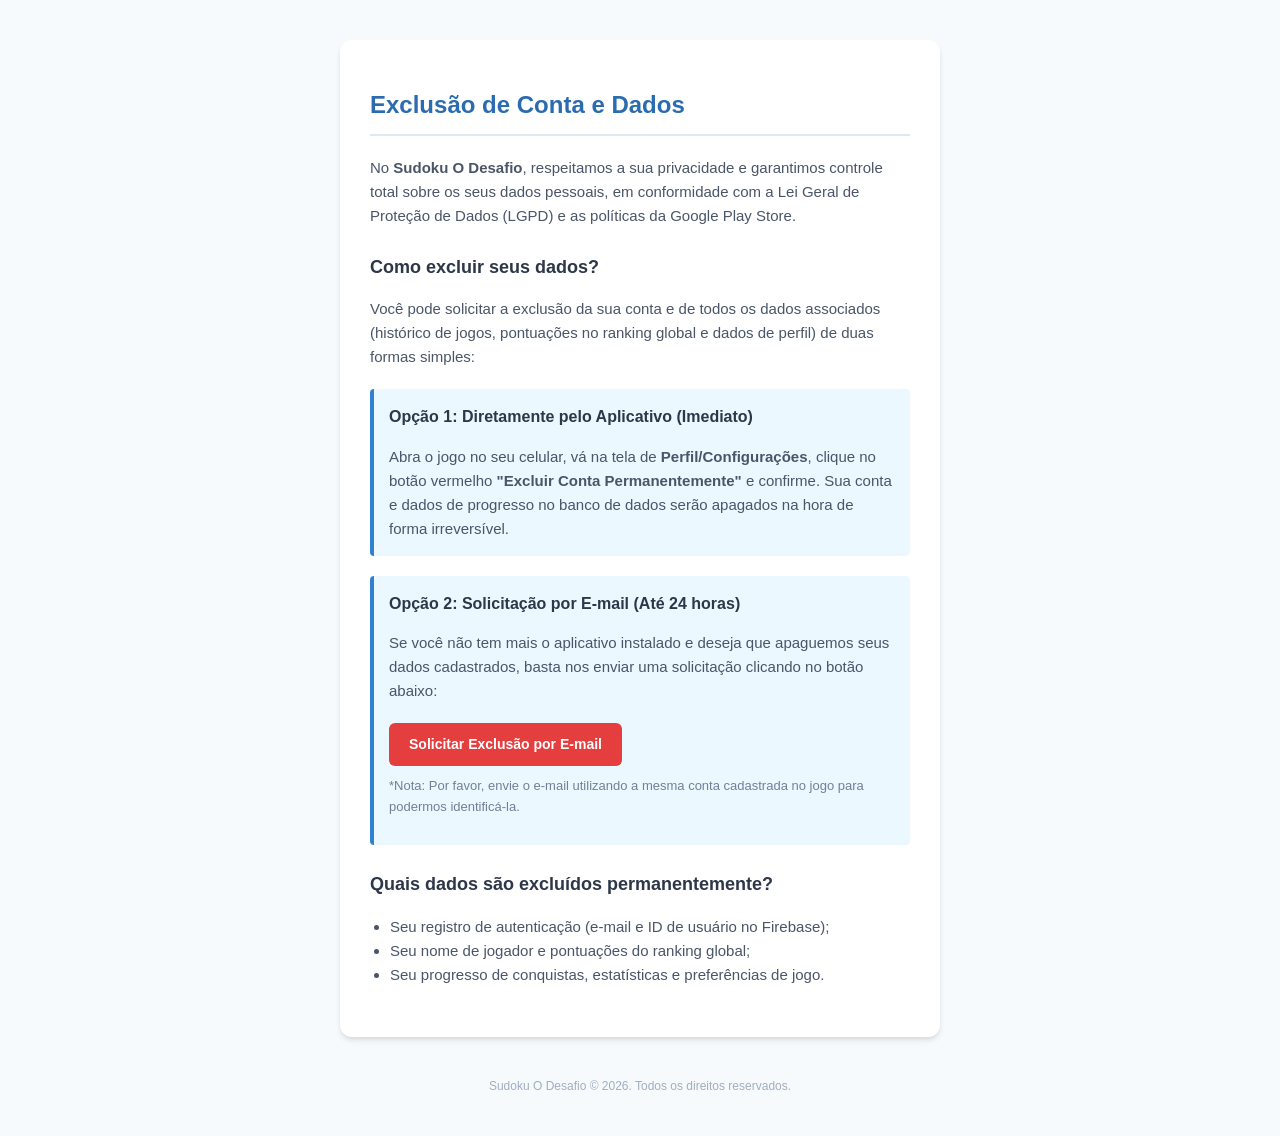
<file: excluir-conta.html>
<!DOCTYPE html>
<html lang="pt-BR">
<head>
    <meta charset="UTF-8">
    <meta name="viewport" content="width=device-width, initial-scale=1.0">
    <title>Exclusão de Conta e Dados - Sudoku O Desafio</title>
    <style>
        body {
            font-family: 'Segoe UI', Tahoma, Geneva, Verdana, sans-serif;
            line-height: 1.6;
            max-width: 600px;
            margin: 0 auto;
            padding: 40px 20px;
            color: #2d3748;
            background-color: #f7fafc;
        }
        .container {
            background: white;
            padding: 30px;
            border-radius: 12px;
            box-shadow: 0 4px 6px -1px rgba(0, 0, 0, 0.1), 0 2px 4px -1px rgba(0, 0, 0, 0.06);
        }
        h1 {
            color: #2b6cb0;
            font-size: 24px;
            margin-bottom: 20px;
            border-bottom: 2px solid #e2e8f0;
            padding-bottom: 10px;
        }
        h2 {
            color: #2d3748;
            font-size: 18px;
            margin-top: 25px;
        }
        p, li {
            font-size: 15px;
            color: #4a5568;
        }
        ul {
            padding-left: 20px;
            margin-bottom: 20px;
        }
        .highlight {
            background-color: #ebf8ff;
            border-left: 4px solid #3182ce;
            padding: 15px;
            border-radius: 4px;
            margin: 20px 0;
        }
        .btn {
            display: inline-block;
            background-color: #e53e3e;
            color: white;
            padding: 10px 20px;
            text-decoration: none;
            border-radius: 6px;
            font-weight: bold;
            font-size: 14px;
            margin-top: 10px;
            transition: background-color 0.2s;
        }
        .btn:hover {
            background-color: #c53030;
        }
        .footer {
            margin-top: 40px;
            text-align: center;
            font-size: 12px;
            color: #a0aec0;
        }
    </style>
</head>
<body>
    <div class="container">
        <h1>Exclusão de Conta e Dados</h1>
        <p>No <strong>Sudoku O Desafio</strong>, respeitamos a sua privacidade e garantimos controle total sobre os seus dados pessoais, em conformidade com a Lei Geral de Proteção de Dados (LGPD) e as políticas da Google Play Store.</p>
        
        <h2>Como excluir seus dados?</h2>
        <p>Você pode solicitar a exclusão da sua conta e de todos os dados associados (histórico de jogos, pontuações no ranking global e dados de perfil) de duas formas simples:</p>

        <div class="highlight">
            <strong>Opção 1: Diretamente pelo Aplicativo (Imediato)</strong>
            <p style="margin-bottom: 0;">Abra o jogo no seu celular, vá na tela de <strong>Perfil/Configurações</strong>, clique no botão vermelho <strong>"Excluir Conta Permanentemente"</strong> e confirme. Sua conta e dados de progresso no banco de dados serão apagados na hora de forma irreversível.</p>
        </div>

        <div class="highlight">
            <strong>Opção 2: Solicitação por E-mail (Até 24 horas)</strong>
            <p style="margin-bottom: 10px;">Se você não tem mais o aplicativo instalado e deseja que apaguemos seus dados cadastrados, basta nos enviar uma solicitação clicando no botão abaixo:</p>
            <a href="mailto:renanwilliansa@gmail.com?subject=Exclusão de Conta - Sudoku O Desafio" class="btn">Solicitar Exclusão por E-mail</a>
            <p style="margin-top: 10px; font-size: 13px; color: #718096;">*Nota: Por favor, envie o e-mail utilizando a mesma conta cadastrada no jogo para podermos identificá-la.</p>
        </div>

        <h2>Quais dados são excluídos permanentemente?</h2>
        <ul>
            <li>Seu registro de autenticação (e-mail e ID de usuário no Firebase);</li>
            <li>Seu nome de jogador e pontuações do ranking global;</li>
            <li>Seu progresso de conquistas, estatísticas e preferências de jogo.</li>
        </ul>
    </div>
    <div class="footer">
        Sudoku O Desafio &copy; 2026. Todos os direitos reservados.
    </div>
</body>
</html>
</file>
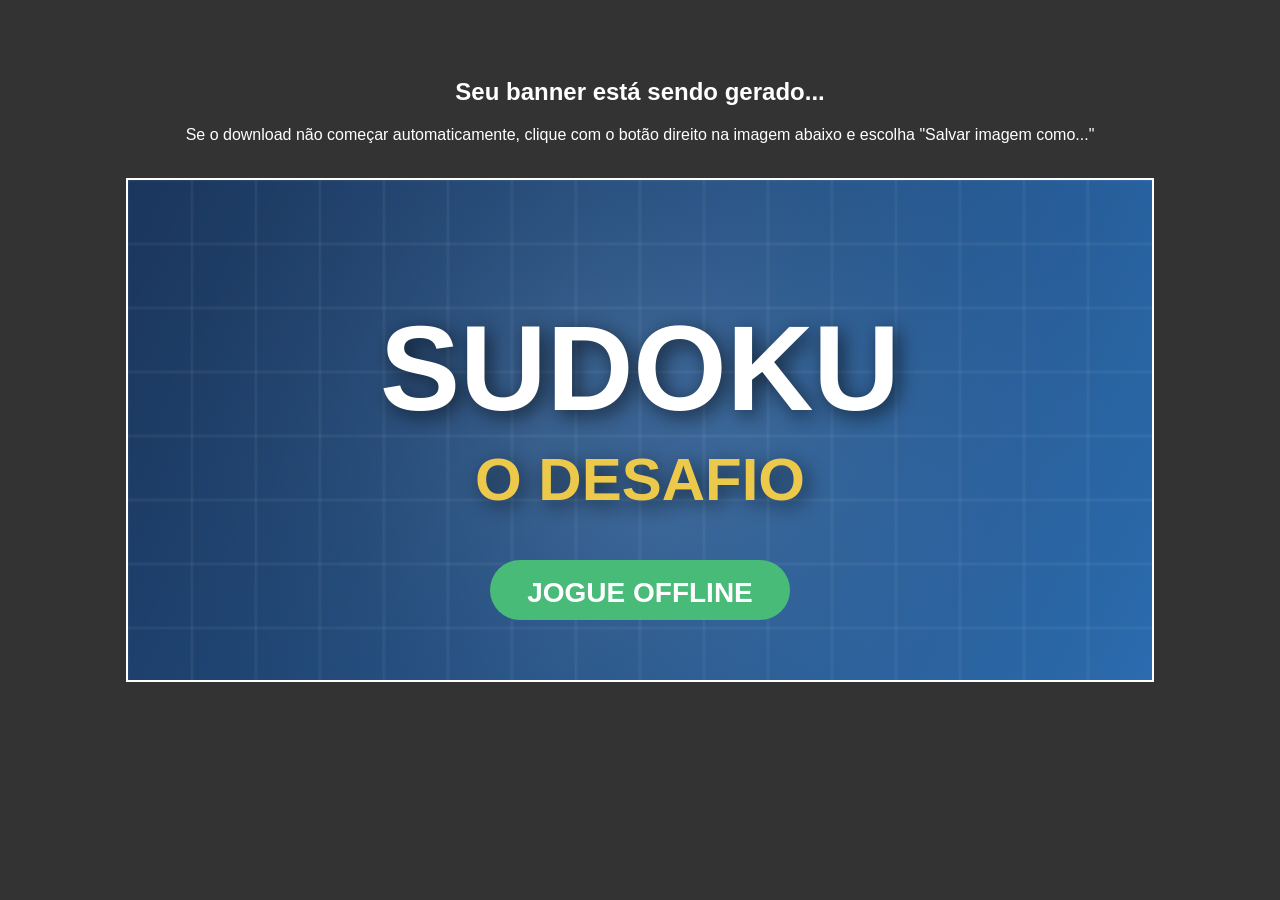
<file: gerar-banner.html>
<!DOCTYPE html>
<html lang="pt-BR">
<head>
<meta charset="UTF-8">
<title>Gerador de Banner 1024x500</title>
</head>
<body style="background-color: #333; color: white; font-family: sans-serif; text-align: center; padding-top: 50px;">
    <h2>Seu banner está sendo gerado...</h2>
    <p>Se o download não começar automaticamente, clique com o botão direito na imagem abaixo e escolha "Salvar imagem como..."</p>
    <br>
    <canvas id="banner" width="1024" height="500" style="border:2px solid #fff; max-width: 90%;"></canvas>

<script>
window.onload = function() {
    const canvas = document.getElementById('banner');
    const ctx = canvas.getContext('2d');

    // Fundo Gradiente Azul Premium (As cores do seu jogo)
    const grad = ctx.createLinearGradient(0, 0, 1024, 500);
    grad.addColorStop(0, '#1a365d');
    grad.addColorStop(1, '#2b6cb0');
    ctx.fillStyle = grad;
    ctx.fillRect(0, 0, 1024, 500);

    // Grid suave no fundo para dar estilo de Sudoku
    ctx.strokeStyle = 'rgba(255, 255, 255, 0.05)';
    ctx.lineWidth = 3;
    for(let i=0; i<1024; i+=64) {
        ctx.beginPath(); ctx.moveTo(i, 0); ctx.lineTo(i, 500); ctx.stroke();
    }
    for(let j=0; j<500; j+=64) {
        ctx.beginPath(); ctx.moveTo(0, j); ctx.lineTo(1024, j); ctx.stroke();
    }

    // Efeito de destaque no meio
    const radial = ctx.createRadialGradient(512, 250, 100, 512, 250, 600);
    radial.addColorStop(0, 'rgba(255,255,255,0.1)');
    radial.addColorStop(1, 'transparent');
    ctx.fillStyle = radial;
    ctx.fillRect(0, 0, 1024, 500);

    // Texto Principal
    ctx.fillStyle = '#ffffff';
    ctx.font = 'bold 120px Arial, sans-serif';
    ctx.textAlign = 'center';
    ctx.shadowColor = 'rgba(0,0,0,0.6)';
    ctx.shadowBlur = 20;
    ctx.shadowOffsetX = 5;
    ctx.shadowOffsetY = 5;
    ctx.fillText('SUDOKU', 512, 230);

    ctx.font = 'bold 60px Arial, sans-serif';
    ctx.fillStyle = '#ecc94b'; // Amarelo dourado elegante
    ctx.fillText('O DESAFIO', 512, 320);

    // Badge "100% OFFLINE"
    ctx.shadowColor = 'transparent';
    ctx.fillStyle = '#48bb78'; // Verde chamativo
    ctx.beginPath();
    let x = 362, y = 380, w = 300, h = 60, r = 30;
    ctx.moveTo(x + r, y);
    ctx.arcTo(x + w, y, x + w, y + h, r);
    ctx.arcTo(x + w, y + h, x, y + h, r);
    ctx.arcTo(x, y + h, x, y, r);
    ctx.arcTo(x, y, x + w, y, r);
    ctx.closePath();
    ctx.fill();

    ctx.fillStyle = '#ffffff';
    ctx.font = 'bold 28px Arial, sans-serif';
    ctx.fillText('JOGUE OFFLINE', 512, 422);

    // Forçar o download automático da imagem perfeita
    setTimeout(() => {
        const link = document.createElement('a');
        link.download = 'banner_google_play_1024x500.png';
        link.href = canvas.toDataURL('image/png');
        link.click();
    }, 500);
};
</script>
</body>
</html>
</file>
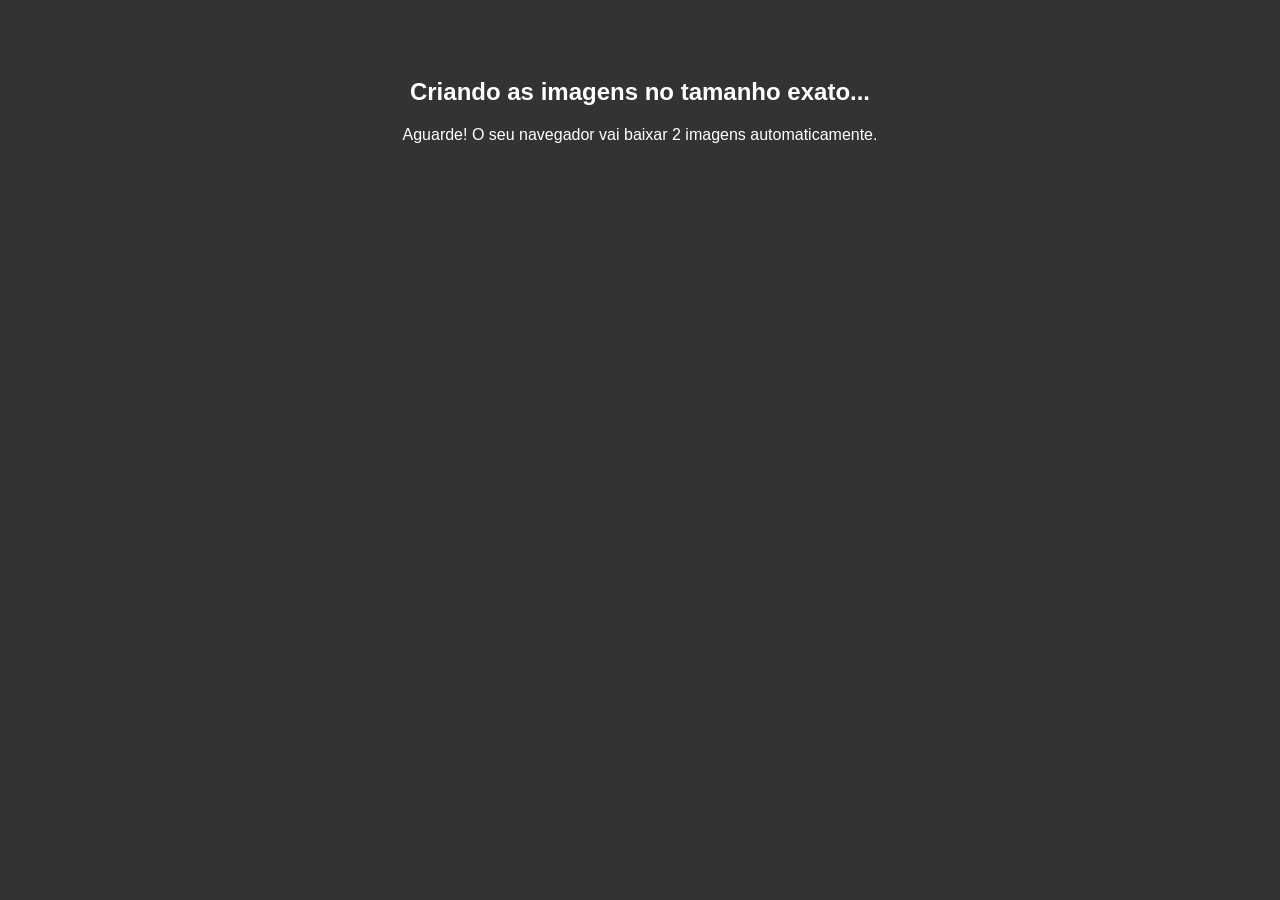
<file: gerar-telas-tablet.html>
<!DOCTYPE html>
<html lang="pt-BR">
<head>
<meta charset="UTF-8">
<title>Gerador de Telas Tablet</title>
</head>
<body style="background-color: #333; color: white; text-align: center; font-family: sans-serif; padding-top: 50px;">
    <h2>Criando as imagens no tamanho exato...</h2>
    <p>Aguarde! O seu navegador vai baixar 2 imagens automaticamente.</p>
    
    <canvas id="tela1" width="1080" height="1920" style="display:none;"></canvas>
    <canvas id="tela2" width="1080" height="1920" style="display:none;"></canvas>

<script>
window.onload = function() {
    function desenharGrade(ctx) {
        let size = 900;
        let startX = 90;
        let startY = 700;
        
        ctx.fillStyle = 'white';
        ctx.fillRect(startX, startY, size, size);

        ctx.strokeStyle = '#2b6cb0';
        for(let i=1; i<9; i++) {
            ctx.lineWidth = (i%3===0) ? 8 : 2;
            ctx.beginPath(); ctx.moveTo(startX + i*100, startY); ctx.lineTo(startX + i*100, startY + size); ctx.stroke();
            ctx.beginPath(); ctx.moveTo(startX, startY + i*100); ctx.lineTo(startX + size, startY + i*100); ctx.stroke();
        }
        ctx.lineWidth = 12;
        ctx.strokeRect(startX, startY, size, size);

        // Alguns números de enfeite
        ctx.fillStyle = '#1a365d';
        ctx.font = 'bold 70px Arial';
        ctx.textAlign = 'center';
        ctx.fillText('5', startX + 50, startY + 75);
        ctx.fillText('9', startX + 250, startY + 75);
        ctx.fillText('3', startX + 450, startY + 175);
        ctx.fillText('1', startX + 850, startY + 275);
        ctx.fillText('7', startX + 150, startY + 475);
        ctx.fillText('8', startX + 550, startY + 875);
    }

    // TELA 1 - TREINE SUA MENTE
    const c1 = document.getElementById('tela1');
    const ctx1 = c1.getContext('2d');
    let grad1 = ctx1.createLinearGradient(0, 0, 0, 1920);
    grad1.addColorStop(0, '#1a365d'); grad1.addColorStop(1, '#2b6cb0');
    ctx1.fillStyle = grad1; ctx1.fillRect(0, 0, 1080, 1920);

    ctx1.fillStyle = '#ecc94b';
    ctx1.font = 'bold 90px Arial';
    ctx1.textAlign = 'center';
    ctx1.fillText('O CLÁSSICO SUDOKU', 540, 300);
    
    ctx1.fillStyle = 'white';
    ctx1.font = 'bold 80px Arial';
    ctx1.fillText('TREINE SUA MENTE', 540, 420);

    desenharGrade(ctx1);

    // TELA 2 - 100% OFFLINE
    const c2 = document.getElementById('tela2');
    const ctx2 = c2.getContext('2d');
    let grad2 = ctx2.createLinearGradient(0, 0, 0, 1920);
    grad2.addColorStop(0, '#2b6cb0'); grad2.addColorStop(1, '#1a365d');
    ctx2.fillStyle = grad2; ctx2.fillRect(0, 0, 1080, 1920);

    ctx2.fillStyle = '#ecc94b';
    ctx2.font = 'bold 90px Arial';
    ctx2.textAlign = 'center';
    ctx2.fillText('JOGUE ONDE QUISER', 540, 700);
    
    ctx2.fillStyle = 'white';
    ctx2.font = 'bold 80px Arial';
    ctx2.fillText('100% OFFLINE', 540, 850);

    ctx2.fillStyle = '#48bb78';
    ctx2.beginPath();
    let x=140, y=1100, w=800, h=150, r=40;
    ctx2.moveTo(x+r, y); ctx2.arcTo(x+w, y, x+w, y+h, r); ctx2.arcTo(x+w, y+h, x, y+h, r);
    ctx2.arcTo(x, y+h, x, y, r); ctx2.arcTo(x, y, x+w, y, r);
    ctx2.fill();

    ctx2.fillStyle = 'white';
    ctx2.font = 'bold 60px Arial';
    ctx2.fillText('DO FÁCIL AO RADICAL', 540, 1205);

    // Baixar TELA 1
    setTimeout(() => {
        const link1 = document.createElement('a');
        link1.download = 'tablet_tela_1.png';
        link1.href = c1.toDataURL('image/png');
        link1.click();
    }, 500);

    // Baixar TELA 2
    setTimeout(() => {
        const link2 = document.createElement('a');
        link2.download = 'tablet_tela_2.png';
        link2.href = c2.toDataURL('image/png');
        link2.click();
    }, 1500);
};
</script>
</body>
</html>
</file>
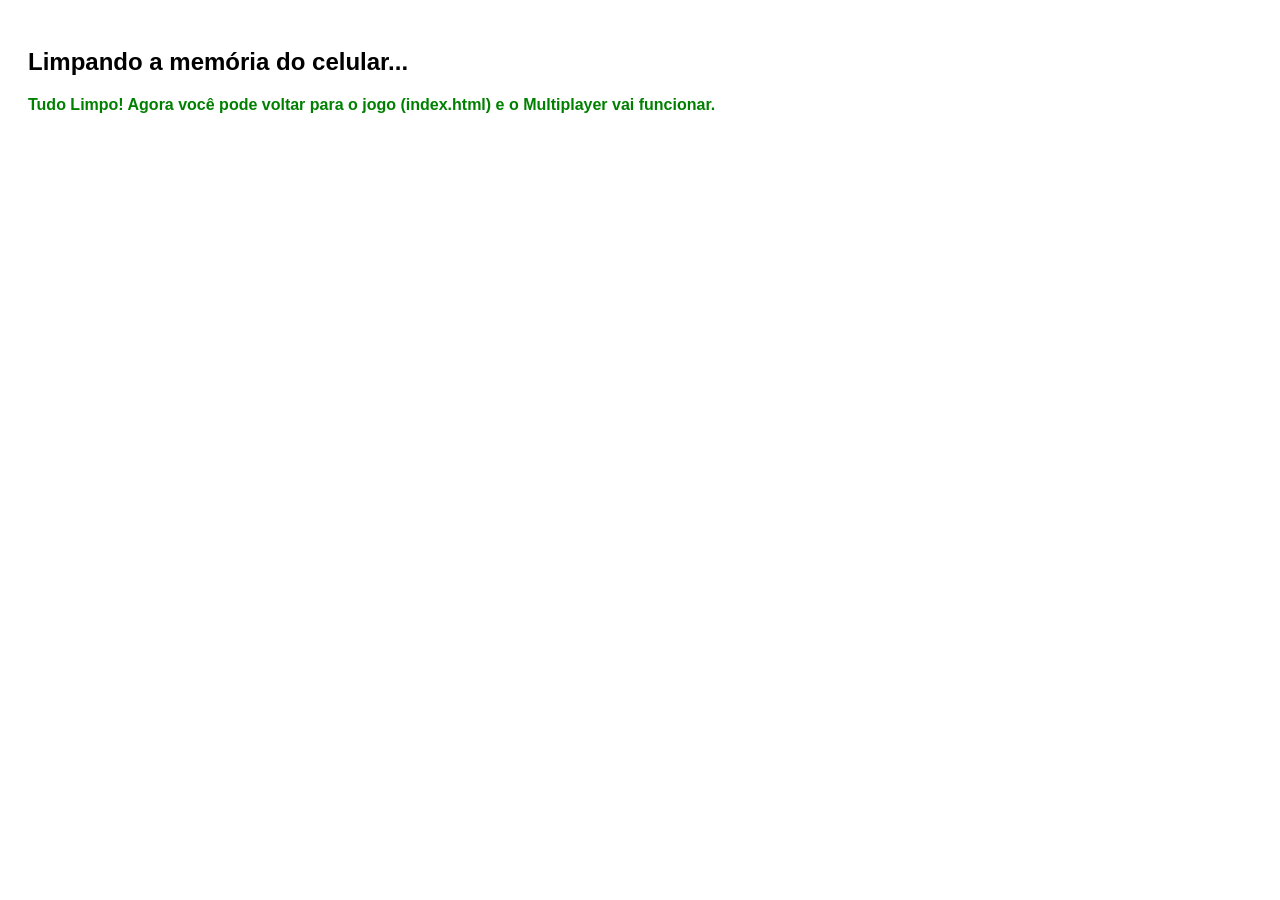
<file: limpar.html>
<!DOCTYPE html>
<html lang="en">
<head>
    <meta charset="UTF-8">
    <title>Limpeza Rápida</title>
</head>
<body style="font-family: sans-serif; padding: 20px;">
    <h2>Limpando a memória do celular...</h2>
    <p id="status">Aguarde...</p>

    <script>
        async function clear() {
            try {
                const registrations = await navigator.serviceWorker.getRegistrations();
                for (let registration of registrations) {
                    await registration.unregister();
                }
                const cacheNames = await caches.keys();
                for (let name of cacheNames) {
                    await caches.delete(name);
                }
                document.getElementById('status').innerHTML = '<b style="color: green">Tudo Limpo! Agora você pode voltar para o jogo (index.html) e o Multiplayer vai funcionar.</b>';
            } catch (e) {
                document.getElementById('status').innerHTML = '<b style="color: red">Erro ao limpar: ' + e.message + '</b>';
            }
        }
        clear();
    </script>
</body>
</html>
</file>
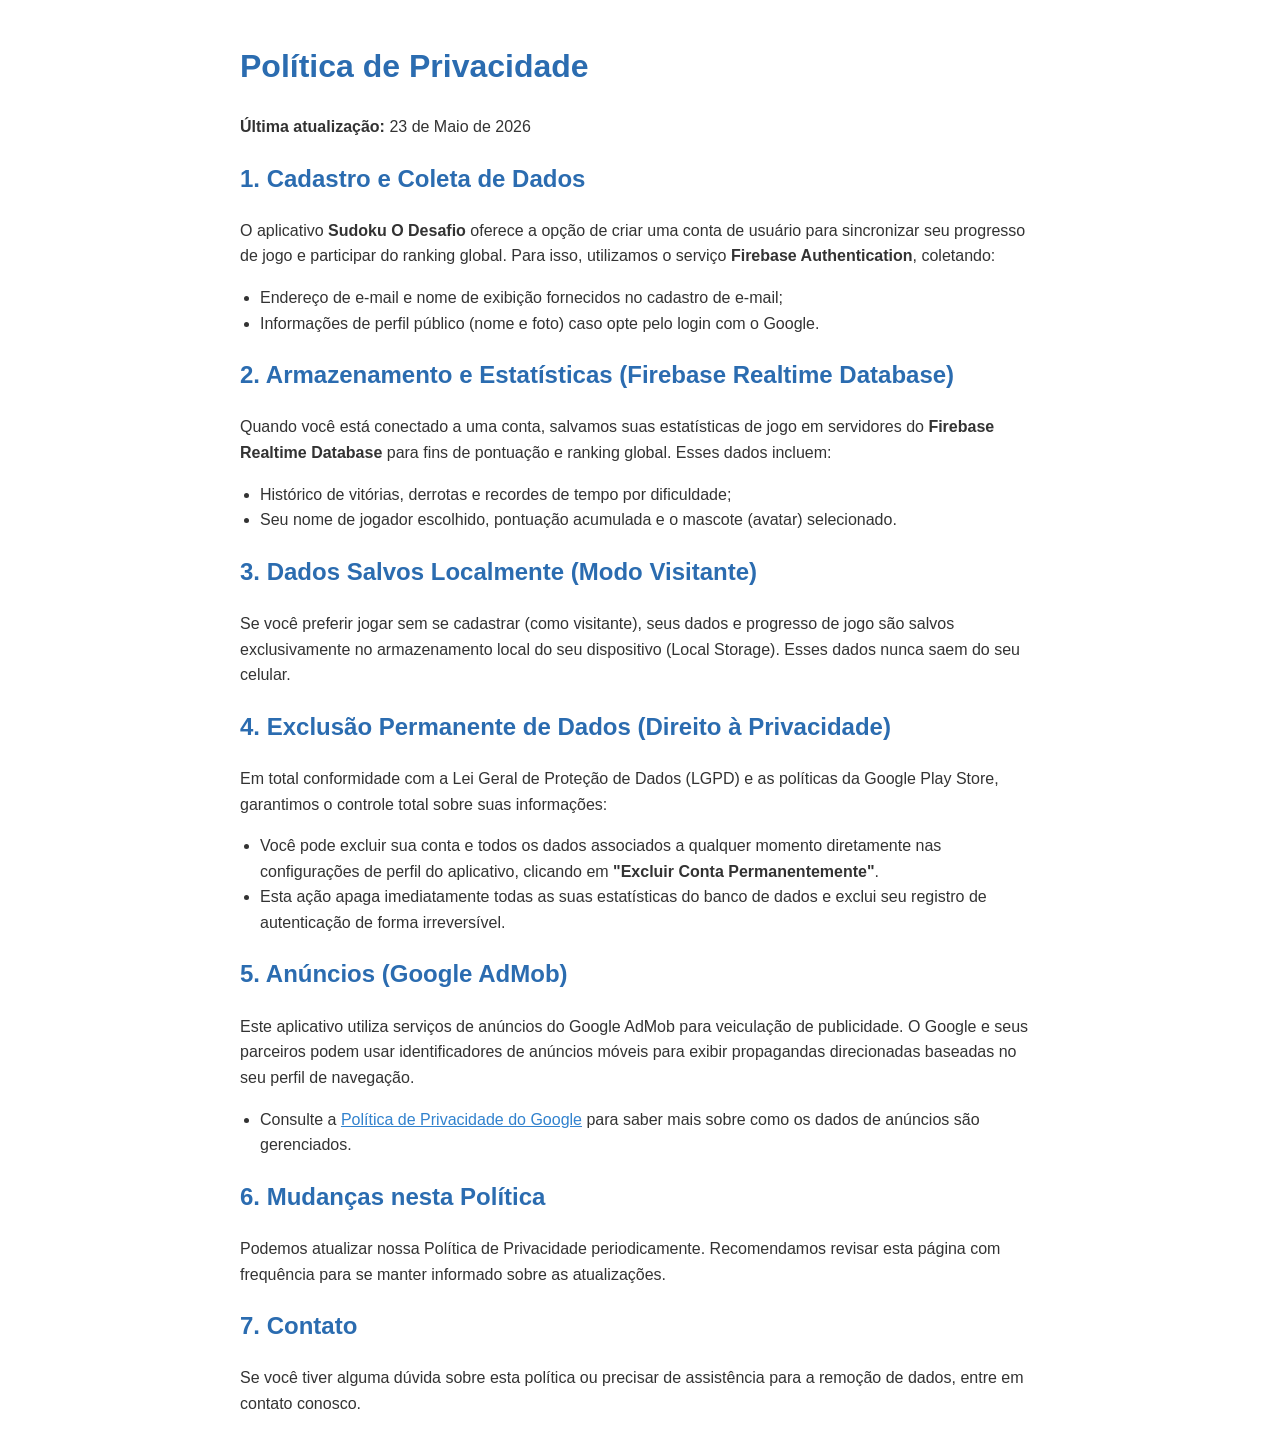
<file: politica-de-privacidade.html>
<!DOCTYPE html>
<html lang="pt-BR">
<head>
    <meta charset="UTF-8">
    <meta name="viewport" content="width=device-width, initial-scale=1.0">
    <title>Política de Privacidade - Sudoku O Desafio</title>
    <style>
        body { font-family: sans-serif; line-height: 1.6; max-width: 800px; margin: 0 auto; padding: 20px; color: #333; }
        h1, h2 { color: #2b6cb0; }
        a { color: #3182ce; }
        ul { padding-left: 20px; }
    </style>
</head>
<body>
    <h1>Política de Privacidade</h1>
    <p><strong>Última atualização:</strong> 23 de Maio de 2026</p>
    
    <h2>1. Cadastro e Coleta de Dados</h2>
    <p>O aplicativo <strong>Sudoku O Desafio</strong> oferece a opção de criar uma conta de usuário para sincronizar seu progresso de jogo e participar do ranking global. Para isso, utilizamos o serviço <strong>Firebase Authentication</strong>, coletando:</p>
    <ul>
        <li>Endereço de e-mail e nome de exibição fornecidos no cadastro de e-mail;</li>
        <li>Informações de perfil público (nome e foto) caso opte pelo login com o Google.</li>
    </ul>
    
    <h2>2. Armazenamento e Estatísticas (Firebase Realtime Database)</h2>
    <p>Quando você está conectado a uma conta, salvamos suas estatísticas de jogo em servidores do <strong>Firebase Realtime Database</strong> para fins de pontuação e ranking global. Esses dados incluem:</p>
    <ul>
        <li>Histórico de vitórias, derrotas e recordes de tempo por dificuldade;</li>
        <li>Seu nome de jogador escolhido, pontuação acumulada e o mascote (avatar) selecionado.</li>
    </ul>

    <h2>3. Dados Salvos Localmente (Modo Visitante)</h2>
    <p>Se você preferir jogar sem se cadastrar (como visitante), seus dados e progresso de jogo são salvos exclusivamente no armazenamento local do seu dispositivo (Local Storage). Esses dados nunca saem do seu celular.</p>

    <h2>4. Exclusão Permanente de Dados (Direito à Privacidade)</h2>
    <p>Em total conformidade com a Lei Geral de Proteção de Dados (LGPD) e as políticas da Google Play Store, garantimos o controle total sobre suas informações:</p>
    <ul>
        <li>Você pode excluir sua conta e todos os dados associados a qualquer momento diretamente nas configurações de perfil do aplicativo, clicando em <strong>"Excluir Conta Permanentemente"</strong>.</li>
        <li>Esta ação apaga imediatamente todas as suas estatísticas do banco de dados e exclui seu registro de autenticação de forma irreversível.</li>
    </ul>

    <h2>5. Anúncios (Google AdMob)</h2>
    <p>Este aplicativo utiliza serviços de anúncios do Google AdMob para veiculação de publicidade. O Google e seus parceiros podem usar identificadores de anúncios móveis para exibir propagandas direcionadas baseadas no seu perfil de navegação.</p>
    <ul>
        <li>Consulte a <a href="https://policies.google.com/privacy" target="_blank">Política de Privacidade do Google</a> para saber mais sobre como os dados de anúncios são gerenciados.</li>
    </ul>

    <h2>6. Mudanças nesta Política</h2>
    <p>Podemos atualizar nossa Política de Privacidade periodicamente. Recomendamos revisar esta página com frequência para se manter informado sobre as atualizações.</p>

    <h2>7. Contato</h2>
    <p>Se você tiver alguma dúvida sobre esta política ou precisar de assistência para a remoção de dados, entre em contato conosco.</p>
</body>
</html>
</file>
